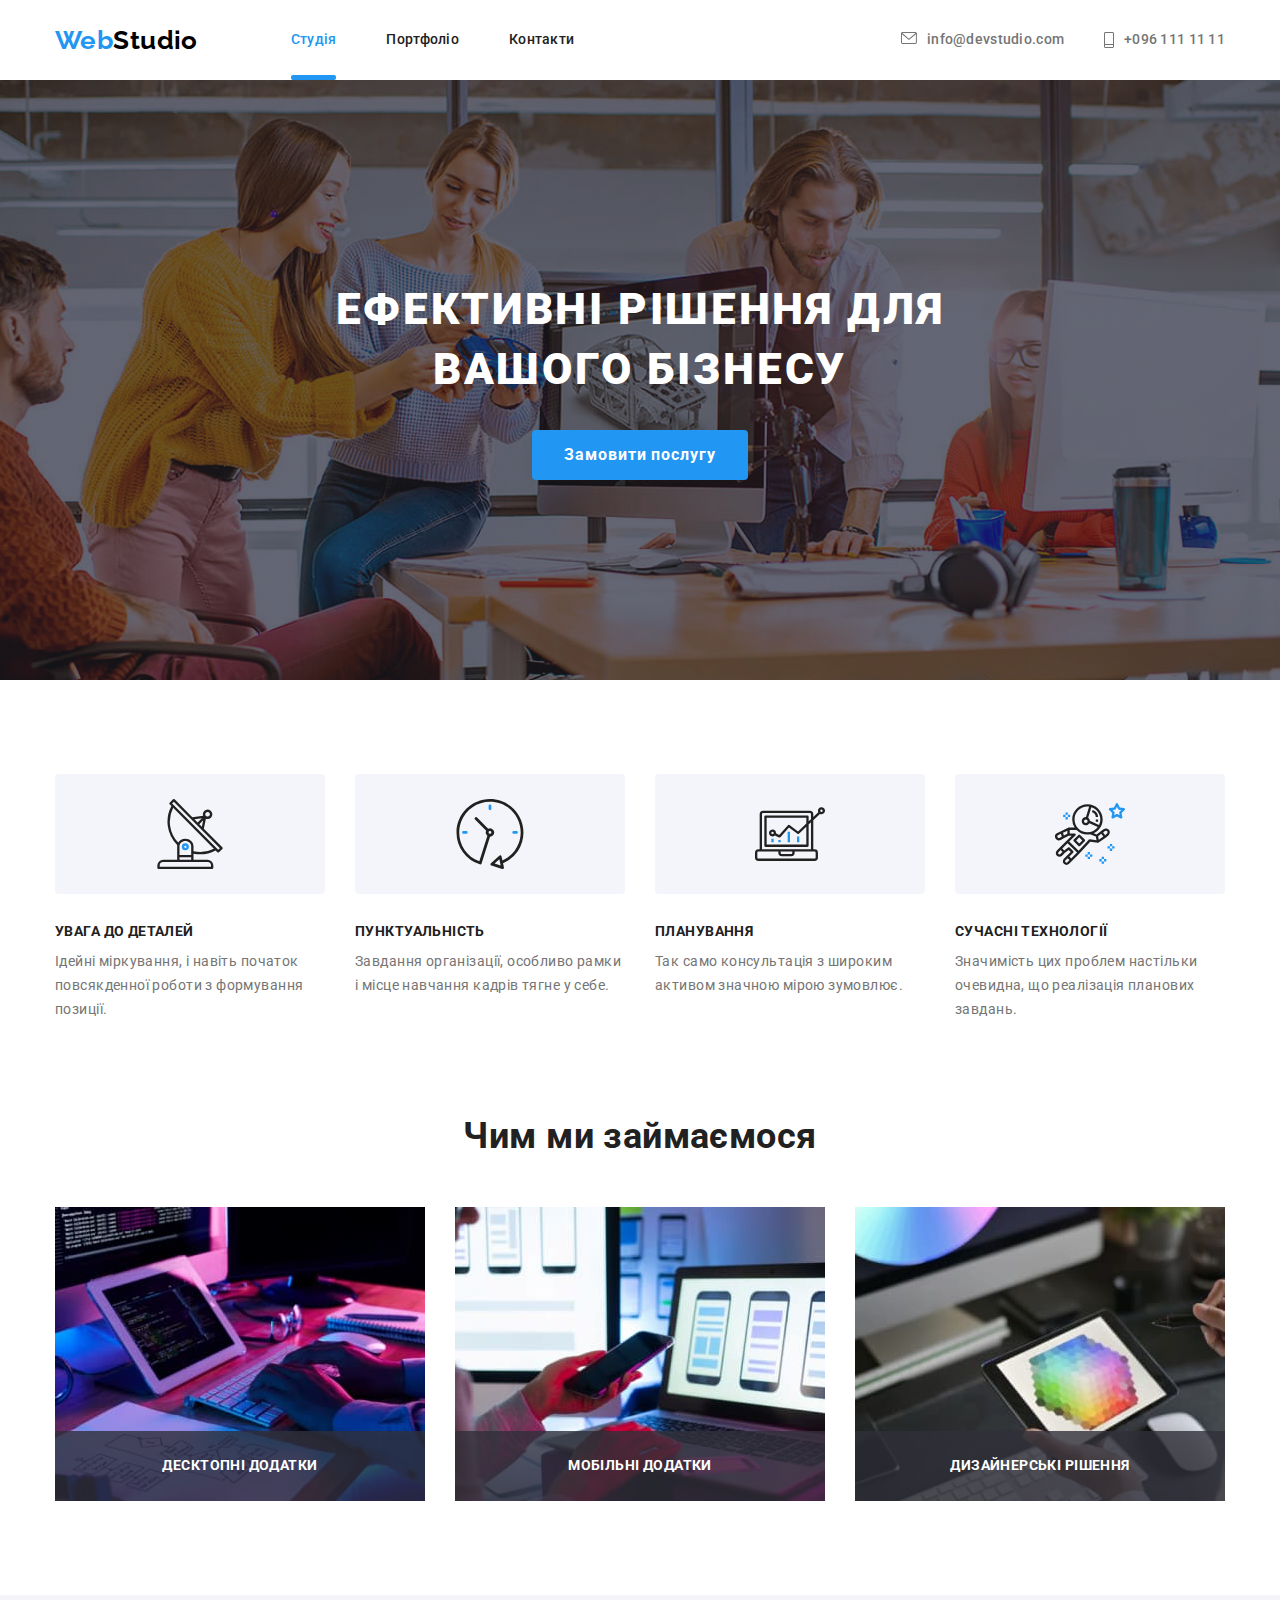
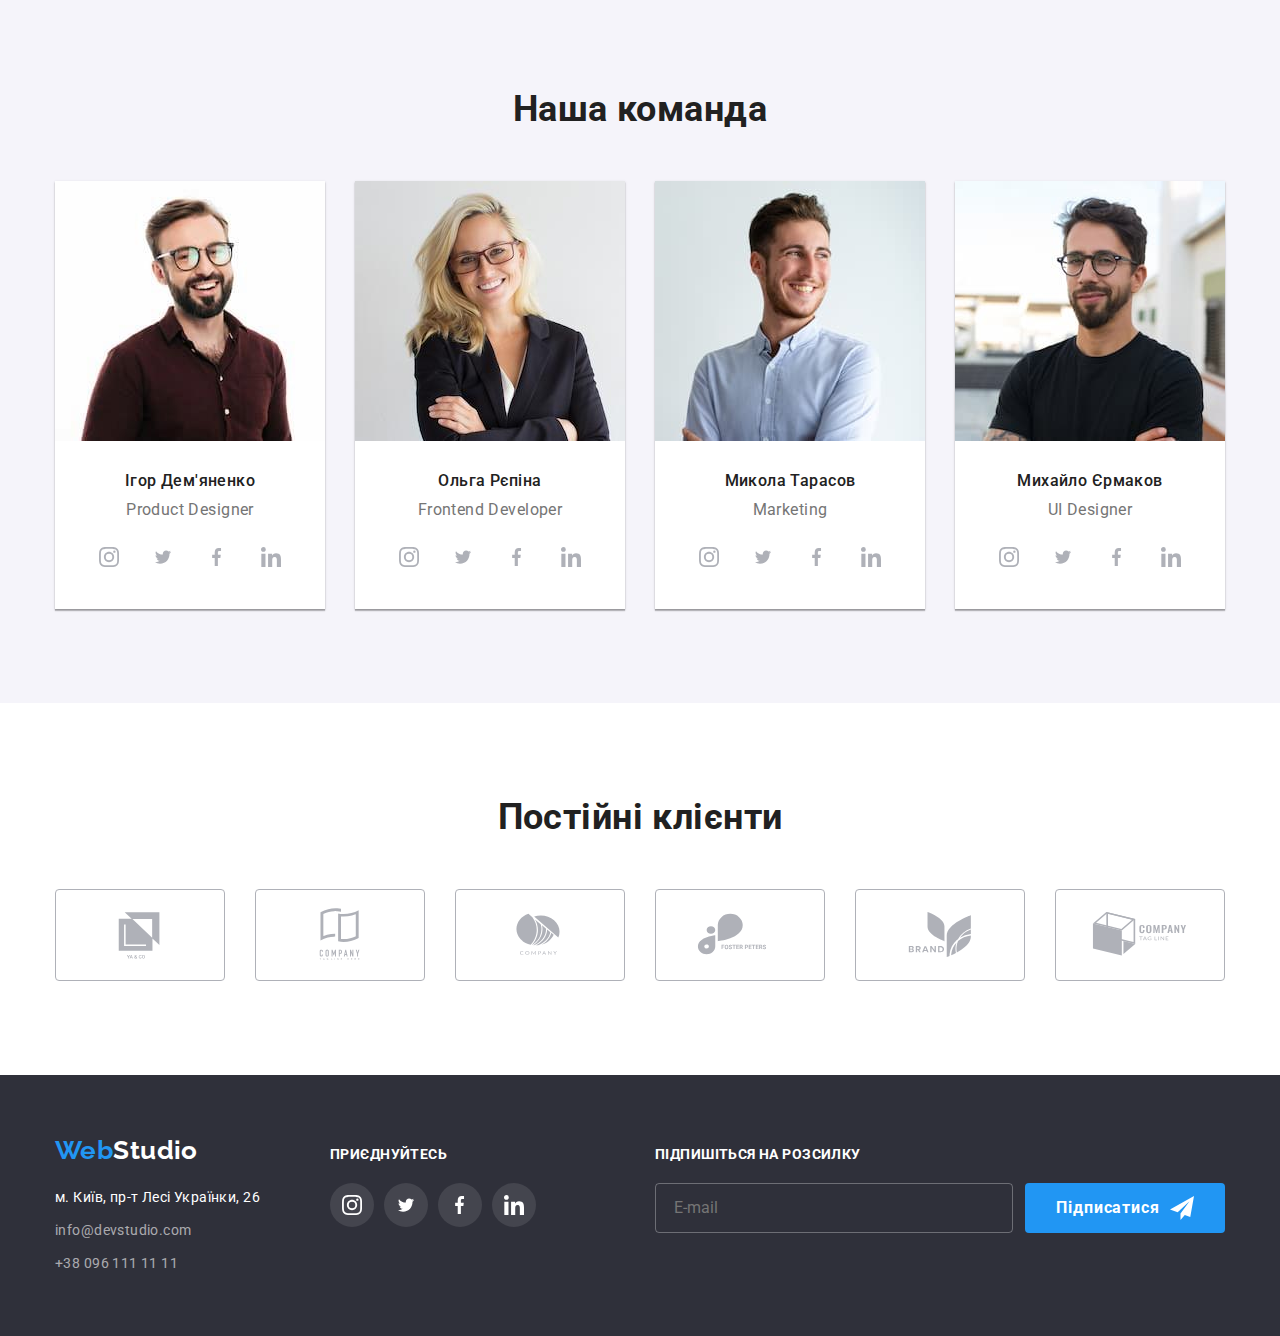
<file: index.html>
<!DOCTYPE html>
<html lang="en">
  <head>
    <meta charset="UTF-8">
    <meta http-equiv="X-UA-Compatible" content="IE=edge">
    <meta name="viewport" content="width=device-width, initial-scale=1.0">
    <title>Document</title>
    <link href="https://fonts.googleapis.com/css2?family=Raleway:wght@700&family=Roboto:wght@400;500;700;900&display=swap" rel="stylesheet">
    <link rel="stylesheet" href="https://cdnjs.cloudflare.com/ajax/libs/modern-normalize/1.1.0/modern-normalize.min.css">
    <link rel="stylesheet" href="./css/styles.css">
  </head>
    <body>
      <header >
        <div class="container nav">
           <a  href="./index.html" class="logo"> <span class="logo-web">Web</span><span class="logo-studio">Studio</span></a>
          <nav>
            <ul class="site-nav list">
              <li class="item"><a href="./index.html" class="link current">Студія</a></li>
              <li class="item"><a href="./portfolio.html" class="link">Портфоліо</a></li>
              <li class="item"><a href="" class="link">Контакти</a></li>
            </ul>
          </nav>
          <ul class="auth nav list">
              <li class="item">
                 <a href="mailto:info@devstudio.com" class="mailto-link"><svg class="button-icon-nav" width="16" height="12">
                    <use href="./images/symbol-defs.svg#envelope"></use>
                  </svg>
                  info@devstudio.com</a>
              </li>
             <li class="item">
              <a href="tel:+380961111111" class="tel-link">
                <svg class="button-icon-nav" width="10" height="16">
                     <use href="./images/symbol-defs.svg#telephone"></use>
                </svg>
              +096 111 11 11</a>
            </li>
            </ul>
       </div>
      </header>
      <main>
        <section class="hero overlay">
           <div class="container">
            <h1 class="hero-title">Ефективні рішення для вашого бізнесу</h1>
             <button type="button" class="button" data-modal-open>Замовити послугу</button>
           </div>
        </section>
    <section class="section">
      <!--Переваги-->
      <div class="container">
      <h2 class="visually-hidden">Переваги</h2>
      <ul class="feature-list list">
        <li>
          <div class="icon-feature">
          <svg class="button-icon"  width="70" height="70">
            <use href="./images/symbol-defs.svg#antenna">
            </use>
          </svg>
          </div>
          <h3 class="title">УВАГА ДО ДЕТАЛЕЙ</h3>
          <p class="feature-text">
            Ідейні міркування, і навіть початок повсякденної роботи з формування
            позиції.
          </p>
        </li>
        <li class="feature-item">
          <div class="icon-feature">
            <svg class="button-icon" width="70" height="70">
              <use href="./images/symbol-defs.svg#clock">
              </use>
            </svg>
          </div>
          <h3 class="title">ПУНКТУАЛЬНІСТЬ</h3>
          <p class="feature-text">
            Завдання організації, особливо рамки і місце навчання кадрів тягне у
            себе.
          </p>
        </li>
        <li class="feature-item">
        <div class="icon-feature">
          <svg class="button-icon" width="70" height="70">
            <use href="./images/symbol-defs.svg#diagram">
            </use>
          </svg>
        </div>
        <h3 class="title">ПЛАНУВАННЯ</h3>
        <p class="feature-text">
          Так само консультація з широким активом значною мірою зумовлює.
        </p>
        </li>
        <li class="feature-item">
          <div class="icon-feature">
            <svg class="button-icon" width="70" height="70">
              <use href="./images/symbol-defs.svg#astronaut">
              </use>
            </svg>
          </div>
          <h3 class="title">СУЧАСНІ ТЕХНОЛОГІЇ</h3>
          <p class="feature-text">
            Значимість цих проблем настільки очевидна, що реалізація планових
            завдань.
          </p>
        </li>
      </ul>
      </div>
    </section>
    <section class="section product">
      <div class="container product">
        <h2 class="section-title">Чим ми займаємося</h2>
      <ul class="list">
        <li>
          <div class="overlay-box">
          <img src="images/img1.jpg" alt="Дисконтні додатки" width="370">
          <p class="overlay-text">ДЕСКТОПНІ ДОДАТКИ</p>
        </div>
        </li>
        <li>
          <div class="overlay-box">
          <img src="images/img2.jpg" alt="Мобільні додатки" width="370">
          <p class="overlay-text">МОБІЛЬНІ ДОДАТКИ</p>
        </div>
        </li>
        <li>
          <div class="overlay-box">
          <img src="images/img3.jpg" alt="Дизайнерські рішення" width="370" >
          <p class="overlay-text">ДИЗАЙНЕРСЬКІ РІШЕННЯ</p>
        </div>
        </li>
      </ul>
      </div>
    </section>
    <section class="section team">
      <div class="container">
        <h2 class="section-title">Наша команда</h2>
       <ul class="team-list list">
          <li class="team-card">
          <img src="./images/photo1.jpg" alt="фото І.Дем'яненеко" width="270">
          <div class="card">
          <h3 class="title">Ігор Дем'яненко</h3>
          <p class="team-text">Product Designer</p>
          <ul class="icon-team list">
          <li> 
            <a href="" class="social-team">
              <svg class="icon-social team" width="20" height="20">
                <use href="./images/symbol-defs.svg#instagram"></use>
              </svg></a>
            </li>
            <li>
              <a href="" class="social-team">
                 <svg class="icon-social team" width="20" height="16.25">
                <use href="./images/symbol-defs.svg#twitter"></use>
              </svg></a>
            </li>
            <li>
              <a href="" class="social-team"> 
                <svg class="icon-social team" width="10" height="20">
                <use href="./images/symbol-defs.svg#facebook"></use>
              </svg></a>
            </li>
           <li>
              <a href="" class="social-team">
              <svg class="icon-social team" width="20" height="20">
                <use href="./images/symbol-defs.svg#linkedin"></use>
              </svg></a>
            </li>
          </ul>
          </div>
        </li>
          <li class="team-card">
          <img src="./images/photo2.jpg" alt="фото О.Репіна" width="270">
          <div class="card">
          <h3 class="title">Ольга Рєпіна</h3>
          <p class="team-text">Frontend Developer</p>
          <ul class="icon-team list">
            <li>
              <a href="" class="social-team">
                <svg class="icon-social team" width="20" height="20">
                  <use href="./images/symbol-defs.svg#instagram"></use>
                </svg></a>
            </li>
            <li>
              <a href="" class="social-team">
                <svg class="icon-social team" width="20" height="16.25">
                  <use href="./images/symbol-defs.svg#twitter"></use>
                </svg></a>
            </li>
            <li>
              <a href="" class="social-team">
                <svg class="icon-social team" width="10" height="20">
                  <use href="./images/symbol-defs.svg#facebook"></use>
                </svg></a>
            </li>
            <li>
              <a href="" class="social-team">
                <svg class="icon-social team" width="20" height="20">
                  <use href="./images/symbol-defs.svg#linkedin"></use>
                </svg></a>
            </li>
          </ul>
          </div>
          </li>
        <li class="team-card">
          <img src="./images/photo3.jpg" alt="фото М.Тарасов" width="270">
          <div class="card">
          <h3 class="title">Микола Тарасов</h3>
          <p class="team-text">Marketing</p>
          <ul class="icon-team list">
            <li>
              <a href="" class="social-team">
                <svg class="icon-social team" width="20" height="20">
                  <use href="./images/symbol-defs.svg#instagram"></use>
                </svg></a>
            </li>
            <li>
              <a href="" class="social-team">
                <svg class="icon-social team" width="20" height="16.25">
                  <use href="./images/symbol-defs.svg#twitter"></use>
                </svg></a>
            </li>
            <li>
              <a href="" class="social-team">
                <svg class="icon-social team" width="10" height="20">
                  <use href="./images/symbol-defs.svg#facebook"></use>
                </svg></a>
            </li>
            <li>
              <a href="" class="social-team">
                <svg class="icon-social team" width="20" height="20">
                  <use href="./images/symbol-defs.svg#linkedin"></use>
                </svg></a>
            </li>
          </ul>
          </div>
        </li>
        <li class="team-card">
          <img src="./images/photo4.jpg" alt="фото М.Єрмаков" width="270">
          <div class="card">
          <h3 class="title">Михайло Єрмаков</h3>
          <p class="team-text">UI Designer</p>
          <ul class="icon-team list">
            <li>
              <a href="" class="social-team">
                <svg class="icon-social team" width="20" height="20">
                  <use href="./images/symbol-defs.svg#instagram"></use>
                </svg></a>
            </li>
            <li>
              <a href="" class="social-team">
                <svg class="icon-social team" width="20" height="16.25">
                  <use href="./images/symbol-defs.svg#twitter"></use>
                </svg></a>
            </li>
            <li>
              <a href="" class="social-team">
                <svg class="icon-social team" width="10" height="20">
                  <use href="./images/symbol-defs.svg#facebook"></use>
                </svg></a>
            </li>
            <li>
              <a href="" class="social-team">
                <svg class="icon-social team" width="20" height="20">
                  <use href="./images/symbol-defs.svg#linkedin"></use>
                </svg></a>
            </li>
          </ul>
          </div>
        </li>        
      </ul>
      </div>
    </section>
    <section class="section">
      <div class="container">
      <h2 class="section-title">Постійні клієнти</h2>
      <ul  class="clients list">
        <li >
      <a href="" class="client">
        <svg class="button-icon" width="106" height="60">
          <use href="./images/symbol-defs.svg#client-one">
          </use>
        </svg>
      </a>
    </li>
    <li>
      <a href="" class="client">
        <svg class="button-icon" width="106" height="60">
          <use href="./images/symbol-defs.svg#client-two">
          </use>
        </svg>
      </a>
    </li>
    <li >
      <a href="" class="client">
        <svg class="button-icon" width="106" height="60">
          <use href="./images/symbol-defs.svg#client-three">
          </use>
        </svg>
      </a>
    </li>
    <li>
      <a href="" class="client">
        <svg class="button-icon" width="106" height="60">
          <use href="./images/symbol-defs.svg#client-four">
          </use>
        </svg>
      </a>
    </li>
    <li>
      <a href="" class="client">
        <svg class="button-icon" width="106" height="60">
          <use href="./images/symbol-defs.svg#client-five">
          </use>
        </svg>
      </a>
    </li>
    <li>
      <a href="" class="client">
        <svg class="button-icon" width="106" height="60">
          <use href="./images/symbol-defs.svg#client-six">
          </use>
        </svg>
      </a>
    </li>
  </ul>
      </div>
    </section>
    </main>
    <footer class="footer">
      <div class="container">
     <div class="contacts">
          <a  href="./index.html" class="logo"> <span class="logo-web">Web</span><span class="footer-logo-studio">Studio</span></a>
      <address class="address">
        <ul class="link list">
          <li class="footer item"><a href="https://goo.gl/maps/DT5oAmegwwbtEfnw5" target="_blank" rel="noreferrer noopener" class="footer-address-link">м. Київ, пр-т Лесі Українки, 26</a></li>
          <li class="footer item"><a href="mailto:info@devstudio.com" class="footer-link">info@devstudio.com</a></li>
          <li class="footer item"><a href="tel:+380961111111" class="footer-link">+38 096 111 11 11 </a></li>
        </ul>
      </address>
        </div>
        <div class="social">
        <p class="title-footer">ПРИЄДНУЙТЕСЬ</p>
        <ul class="icon-team list">
          <li>
            <a href="" class="button-footer">
              <svg class="icon-social-footer" width="20" height="20">
                <use href="./images/symbol-defs.svg#instagram">
                </use>
              </svg>
            </a>
          </li>
          <li>
            <a href="" class="button-footer">
              <svg class="icon-social-footer" width="20" height="16.25">
                <use href="./images/symbol-defs.svg#twitter">
                </use>
              </svg>
            </a>
          </li>
          <li>
            <a href="" class="button-footer">
              <svg class="icon-social-footer" width="10" height="20">
                <use href="./images/symbol-defs.svg#facebook">
                </use>
              </svg>
            </a>
          </li>
          <li>
            <a href="" class="button-footer">
              <svg class="icon-social-footer" width="20" height="20">
                <use href="./images/symbol-defs.svg#linkedin">
                </use>
              </svg>
            </a>
          </li>
        </ul>
        </div>
        <div >
          <p class="title-footer">ПІДПИШІТЬСЯ НА РОЗСИЛКУ</p>
          <form class="input-email">
          <label for="email">
            <input type="email" class="email-footer" name="email" id="email" placeholder="E-mail">
          </label>
          <button type="submit" class="button email">Підписатися
          <svg class="icon-send" width="24" height="24">
            <use href="./images/symbol-defs.svg#icon-send"></use>
          </svg>
          </button>
        </form>
        </div>
      </div>
      </footer>
      <div class="backdrop is-hidden" data-modal>
        <div class="modal">
          <button  class="close-button" type="button"  data-modal-close>
            <svg class="close-icon" width="18" height="18">
              <use href="./images/symbol-defs.svg#close"></use>
            </svg>
          </button>
                <p class="modal-title">Залиште свої дані, ми вам передзвонимо</p>
       <form class="form">
         <div class="form-field">
                               
                <input class="form-input" type="text" name="name" id="name">
                <label class="form-label" for="name">Ім`я</label>
              <svg class="icon-modal" width="18" height="18">
                <use href="./images/symbol-defs.svg#icon-name"></use>
              </svg>
            </div>
            <div class="form-field">
                <input class="form-input" type="tel" name="phone" id="phone">
                     <label class="form-label" for="phone">Телефон</label>
                   <svg class="icon-modal" width="18" height="18">
                <use href="./images/symbol-defs.svg#icon-tel"></use>
              </svg>
            </div>
            <div class="form-field">
              <input class="form-input" type="email" name="mail" id="mail">
              <label class="form-label" for="mail">Пошта</label>
              <svg class="icon-modal" width="18" height="18">
                <use href="./images/symbol-defs.svg#icon-mail"></use>
              </svg>
              </div>
            <div class="form-field comment">
            <textarea class="form-input comment" name="comment" id="comment" placeholder="Введіть текст" ></textarea>
            <label class="form-label" for="comment">Коментар</label>
            </div>
            <div class="form-field polisy">
                       <label class="label polisy">
              <input class="checkbox" type="checkbox" name="checkbox" >
             <span class="check-icon"></span>
              <span>Погоджуюся з розсилкою та приймаю</span><a href="" class="form-link">Умови договору</a>
            </label>
            </div>
           <button type="submit" class="button check">Відправити</button>
       </form>
           </div>
      </div>
      <script src="./js/modal.js"></script>
    </body>
</html>
</file>
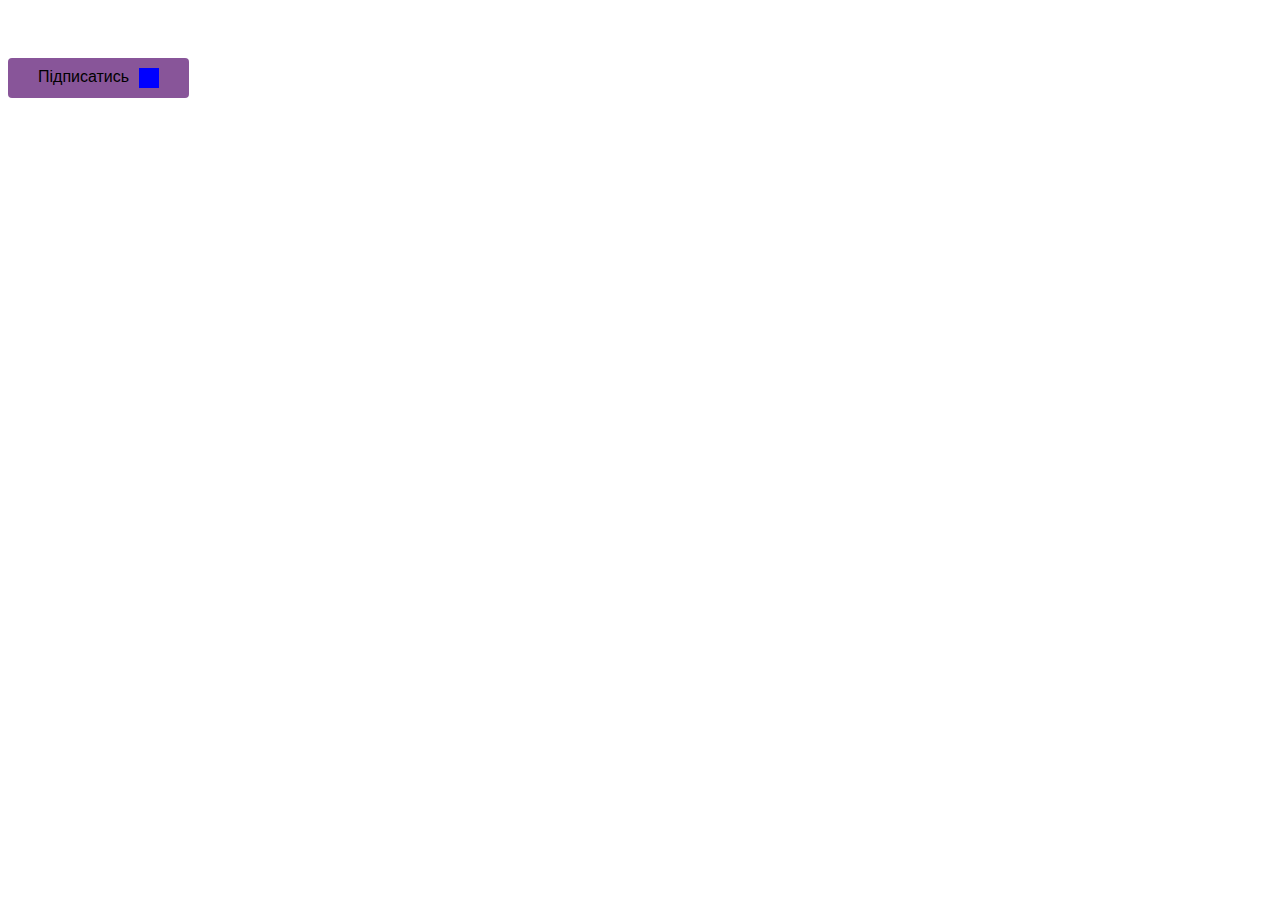
<file: btnicon.html>
<!DOCTYPE html>
<html lang="en">
<head>
    <meta charset="UTF-8">
    <meta http-equiv="X-UA-Compatible" content="IE=edge">
    <meta name="viewport" content="width=device-width, initial-scale=1.0">
    <title>Document</title>
    <link rel="stylesheet" href="./css/stylesicon.css">
</head>
<body>
    <button class="buttoicon"> Підписатись</button>
    
</body>
</html>
</file>
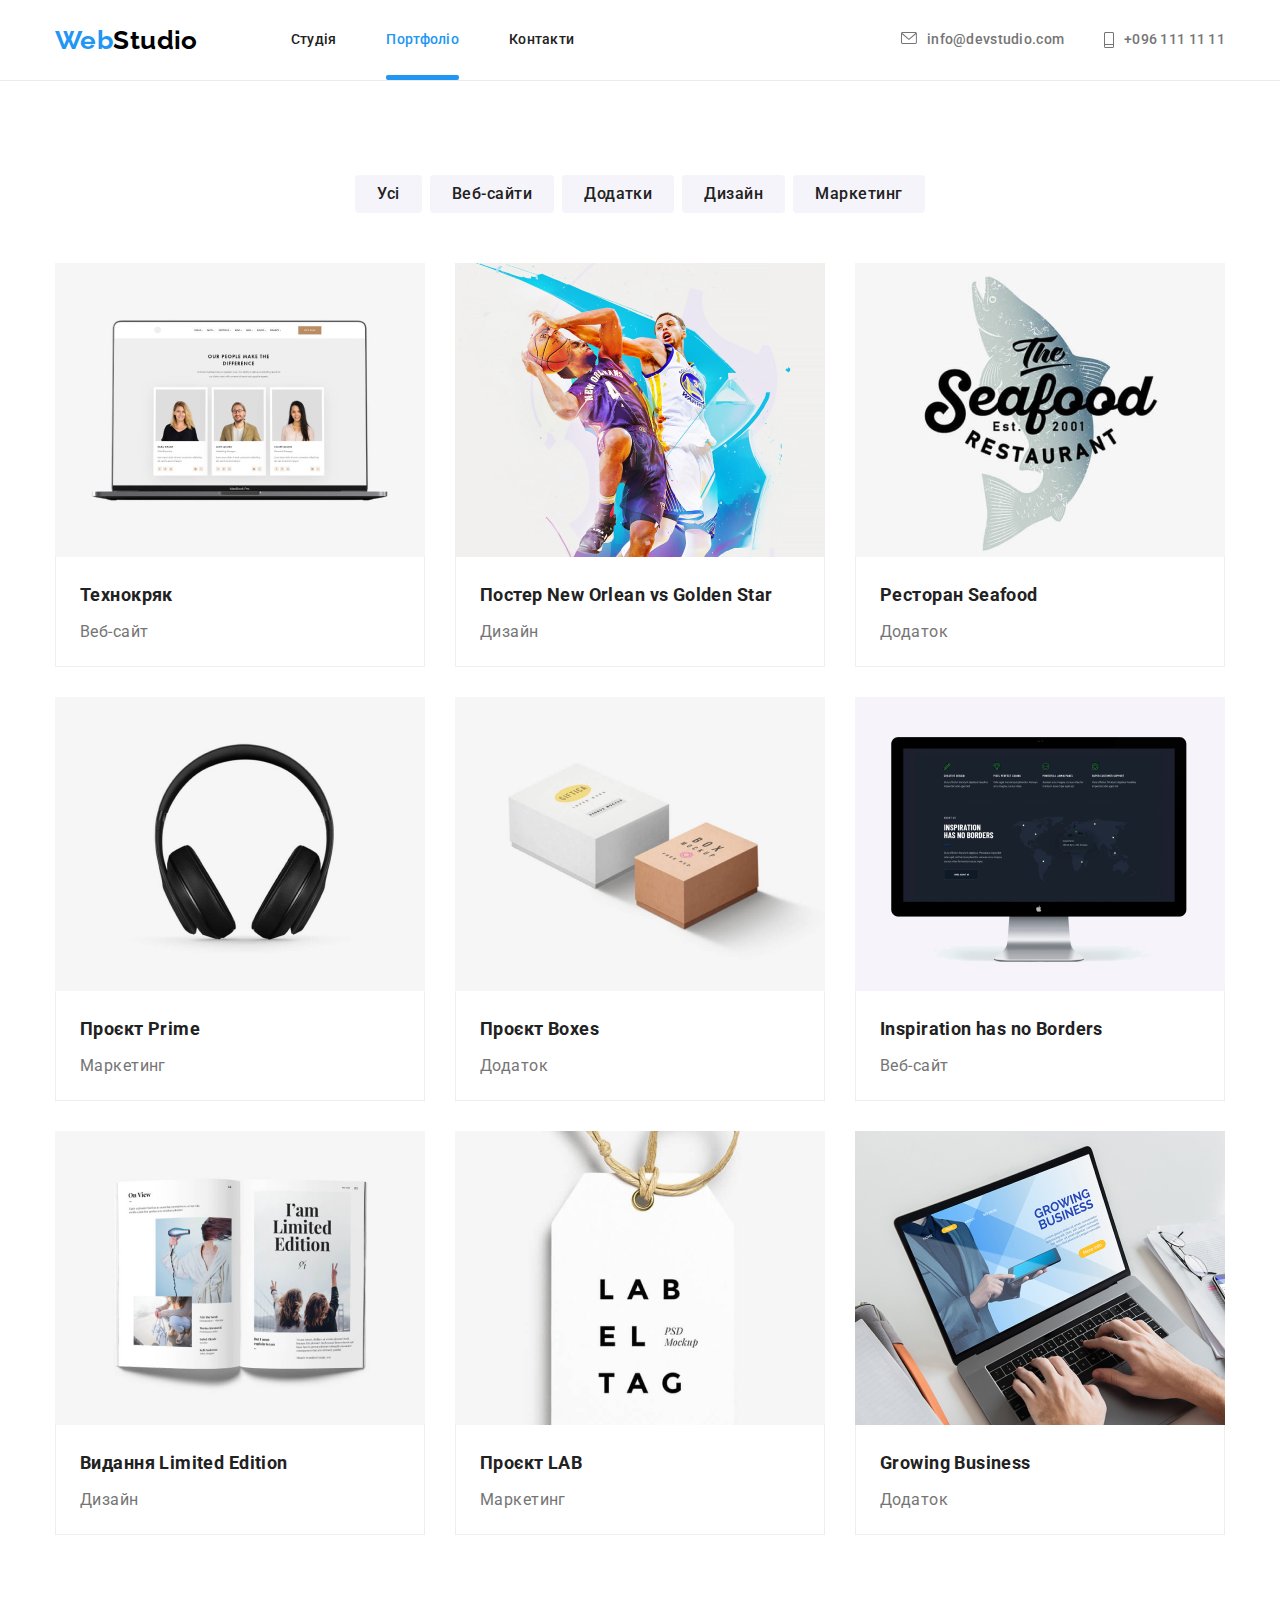
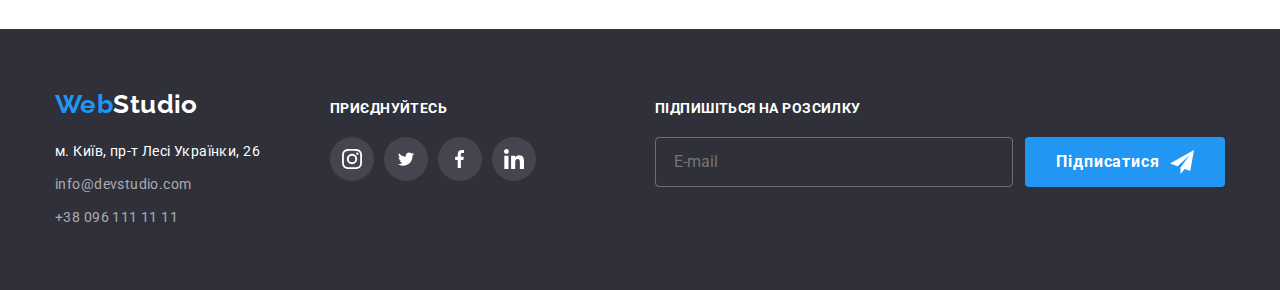
<file: portfolio.html>
<!DOCTYPE html>
<html lang="en">
<head>
  <meta charset="UTF-8">
  <meta http-equiv="X-UA-Compatible" content="IE=edge">
  <meta name="viewport" content="width=device-width, initial-scale=1.0">
  <title>Document</title>
  <link href="https://fonts.googleapis.com/css2?family=Raleway:wght@700&family=Roboto:wght@400;500;700;900&display=swap"
    rel="stylesheet">
  <link rel="stylesheet" href="https://cdnjs.cloudflare.com/ajax/libs/modern-normalize/1.1.0/modern-normalize.min.css">
  <link rel="stylesheet" href="./css/styles.css">
</head>

<body>
  <header class="header-portfolio">
    <div class="container nav">
      <a href="./index.html" class="logo"> <span class="logo-web">Web</span><span class="logo-studio">Studio</span></a>
      <nav>
        <ul class="site-nav list">
          <li class="item"><a href="./index.html" class="link ">Студія</a></li>
          <li class="item"><a href="./portfolio.html" class="link current">Портфоліо</a></li>
          <li class="item"><a href="" class="link">Контакти</a></li>
        </ul>
      </nav>
      <ul class="auth nav list">
        <li class="item">
          <a href="mailto:info@devstudio.com" class="mailto-link"><svg class="button-icon-nav" width="16" height="12">
              <use href="./images/symbol-defs.svg#envelope"></use>
            </svg>
            info@devstudio.com</a>
        </li>
        <li class="item">
          <a href="tel:+380961111111" class="tel-link">
            <svg class="button-icon-nav" width="10" height="16">
              <use href="./images/symbol-defs.svg#telephone"></use>
            </svg>
            +096 111 11 11</a>
        </li>
      </ul>
    </div>
  </header>
    <main>
    <section class="section ">
      <div class="container">
      <h1 class="visually-hidden">Портфоліо</h1>
      <ul class="buttons list">
      <li ><button type="button" class="button-filtre">Усі</button></li>
      <li ><button type="button" class="button-filtre">Веб-сайти</button></li>
      <li ><button type="button" class="button-filtre">Додатки</button></li>
      <li ><button type="button" class="button-filtre">Дизайн</button></li>
      <li ><button type="button" class="button-filtre">Маркетинг</button></li>
      </ul>  
      <ul class="project-list list">
        <li>          
          <a href="" class="thumb link">
            <div class="thumb-overlay">
          <img  src="./images/img4.jpg" alt="Фото трьох людей" width="370">
          <div class="overlay-card">
            <p class="text-card">Ресурс пропонує комплексні пропозиції з різним рівнем функціоналу та сервісів. Все це 
              дозволить відвідувачу отримати вичерпні відомості про компанію чи приватну особу</p>
          </div>
         </div>
          <div class="card-portfolio">
          <h2 class="title">Технокряк</h2>
          <p class="project-text">Веб-сайт</p>
          </div>
        </a>
      
        </li>
        <li>
          <a href="" class="thumb link">
            <div class="thumb-overlay">
          <img  src="./images/img5.jpg" alt="Два баскетболіста" width="370">
          <div class="overlay-card">
            <p class="text-card">Ресурс пропонує комплексні пропозиції з різним рівнем функціоналу та сервісів. Все це 
              дозволить відвідувачу отримати вичерпні відомості про компанію чи приватну особу</p>
          </div>
         </div>
         <div class="card-portfolio">
          <h2 class="title">Постер New Orlean vs Golden Star</h2>
          <p class="project-text">Дизайн</p>
          </div>
        </a>
        </li>
        <li>
          <a href="" class="thumb link">
            <div class="thumb-overlay">
          <img src="./images/img6.jpg" alt="Емблема ресторану Seafood" width="370">
          <div class="overlay-card">
            <p class="text-card">Ресурс пропонує комплексні пропозиції з різним рівнем функціоналу та сервісів. Все це 
              дозволить відвідувачу отримати вичерпні відомості про компанію чи приватну особу</p>
          </div>
         </div><div class="card-portfolio">
          <h2 class="title">Ресторан Seafood</h2>
          <p class="project-text">Додаток</p>
          </div>
      </a>
      </li>
      <li>
        <a href="" class="thumb link">
          <div class="thumb-overlay">
          <img class="img" src="./images/img7.jpg" alt="Навушники" width="370">
          <div class="overlay-card">
            <p class="text-card">Ресурс пропонує комплексні пропозиції з різним рівнем функціоналу та сервісів. Все це 
              дозволить відвідувачу отримати вичерпні відомості про компанію чи приватну особу</p>
          </div>
         </div><div class="card-portfolio">
          <h2 class="title">Проєкт Prime</h2>
          <p class="project-text">Маркетинг</p>
          </div>
        </a>
        </li>
        <li>
          <a href="" class="thumb link">
            <div class="thumb-overlay">
          <img class="img" src="./images/img8.jpg" alt="Дві коробки" width="370">
          <div class="overlay-card">
            <p class="text-card">Ресурс пропонує комплексні пропозиції з різним рівнем функціоналу та сервісів. Все це 
              дозволить відвідувачу отримати вичерпні відомості про компанію чи приватну особу</p>
          </div>
         </div>
         <div class="card-portfolio">
          <h2 class="title">Проєкт Boxes</h2>
          <p class="project-text">Додаток</p>
          </div>
        </a>
        </li>
        <li>
          <a href="" class="thumb link">
            <div class="thumb-overlay">
          <img class="img" src="./images/img9.jpg" alt="Сторінка сайту Inspiration has no Borders" width="370">
          <div class="overlay-card">
            <p class="text-card">Ресурс пропонує комплексні пропозиції з різним рівнем функціоналу та сервісів. Все це 
              дозволить відвідувачу отримати вичерпні відомості про компанію чи приватну особу</p>
          </div>
         </div>
         <div class="card-portfolio">
          <h2 class="title">Inspiration has no Borders</h2>
          <p class="project-text">Веб-сайт</p>
          </div>
        </a>
        </li>
        <li>
          <a href="" class="thumb link">
            <div class="thumb-overlay">
          <img class="img" src="./images/img10.jpg" alt="Сторінка буклету Limited Edition" width="370">
          <div class="overlay-card">
            <p class="text-card">Ресурс пропонує комплексні пропозиції з різним рівнем функціоналу та сервісів. Все це 
              дозволить відвідувачу отримати вичерпні відомості про компанію чи приватну особу</p>
          </div>
         </div>
         <div class="card-portfolio">
          <h2 class="title">Видання Limited Edition</h2>
          <p class="project-text">Дизайн</p>
          </div>
        </a>
        </li>
        <li>
          <a href="" class="thumb link">
            <div class="thumb-overlay">
           <img class="img" src="./images/img11.jpg" alt="Ярлик LAB EL TAG" width="370">
           <div class="overlay-card">
            <p class="text-card">Ресурс пропонує комплексні пропозиції з різним рівнем функціоналу та сервісів. Все це 
              дозволить відвідувачу отримати вичерпні відомості про компанію чи приватну особу</p>
          </div>
         </div>
         <div class="card-portfolio">
          <h2 class="title">Проєкт LAB</h2>
          <p class="project-text">Маркетинг</p>
          </div>
        </a>
        </li>
        <li>
          <a href="" class="thumb link">
            <div class="thumb-overlay">
          <img class="img" src="./images/img12.jpg" alt="Сторінка додатку Growing Business" width="370">
          <div class="overlay-card">
            <p class="text-card">Ресурс пропонує комплексні пропозиції з різним рівнем функціоналу та сервісів. Все це 
              дозволить відвідувачу отримати вичерпні відомості про компанію чи приватну особу</p>
          </div>
         </div>
         <div class="card-portfolio">
          <h2 class="title">Growing Business</h2>
          <p class="project-text">Додаток</p>
          </div>
          </a>
        </li>
      </ul>
      </div>
    </section>
    </main>
  <footer class="footer">
    <div class="container">
      <div class="contacts">
        <a href="./index.html" class="logo"> <span class="logo-web">Web</span><span
            class="footer-logo-studio">Studio</span></a>
        <address class="address">
          <ul class="link list">
            <li class="footer item"><a href="https://goo.gl/maps/DT5oAmegwwbtEfnw5" target="_blank"
                rel="noreferrer noopener" class="footer-address-link">м. Київ, пр-т Лесі Українки, 26</a></li>
            <li class="footer item"><a href="mailto:info@devstudio.com" class="footer-link">info@devstudio.com</a></li>
            <li class="footer item"><a href="tel:+380961111111" class="footer-link">+38 096 111 11 11 </a></li>
          </ul>
        </address>
      </div>
      <div class="social">
        <p class="title-footer">ПРИЄДНУЙТЕСЬ</p>
        <ul class="icon-team list">
          <li>
            <a href="" class="button-footer">
              <svg class="icon-social-footer" width="20" height="20">
                <use href="./images/symbol-defs.svg#instagram">
                </use>
              </svg>
            </a>
          </li>
          <li>
            <a href="" class="button-footer">
              <svg class="icon-social-footer" width="20" height="16.25">
                <use href="./images/symbol-defs.svg#twitter">
                </use>
              </svg>
            </a>
          </li>
          <li>
            <a href="" class="button-footer">
              <svg class="icon-social-footer" width="10" height="20">
                <use href="./images/symbol-defs.svg#facebook">
                </use>
              </svg>
            </a>
          </li>
          <li>
            <a href="" class="button-footer">
              <svg class="icon-social-footer" width="20" height="20">
                <use href="./images/symbol-defs.svg#linkedin">
                </use>
              </svg>
            </a>
          </li>
        </ul>
      </div>
  <div>
    <p class="title-footer">ПІДПИШІТЬСЯ НА РОЗСИЛКУ</p>
    <div class="input-email">
      <label for="email">
        <input type="email" class="email-footer" name="email" id="email" placeholder="E-mail">
      </label>
      <button type="submit" class="button email">Підписатися
        <svg class="icon-send" width="24" height="24">
          <use href="./images/symbol-defs.svg#icon-send"></use>
        </svg>
      </button>
    </div>
    </div>
    </div>
  </footer>
  </body>
    </html>
</file>
<file: css/styles.css>
html {
    box-sizing: border-box;
}

*,
*::before, *::after {
    box-sizing: inherit;
}

:root {
    --primare-text-color:  #757575; 
    --title-text-color: #212121;
    --accent-color: #2196F3;
    --icon-fill-color: #afb1b8;
    --second-font: Raleway, sans-serif;
    --primare-background-color: #ffffff;
    --ind-header: 10;
    --ind-backdrop: 100;
}


.list {
    padding-left: 0;
    margin: 0;
    list-style: none;
}

h1,
h2,
h3,
h4,
h5,
h6,
p {
    margin: 0;
}

img {
 display: block;
 min-width: 100%;
 height: auto;
}
.addres {
    font-style: normal;
}
.button {
    display: block;
    cursor: pointer;
    border: none;
    border-radius: 4px;
}
.section {
    padding-top: 94px;
    padding-bottom: 94px;

}
.container {
    width: 1200px;
    padding: 0 15px;
    margin: 0 auto;
}
.link {
    text-decoration: none;
}



body {
    color: var(--primare-text-color);
    background-color: var(--primare-background-color);
    font-family: Roboto, sans-serif;
    font-size: 14px;
    letter-spacing: .03em;

}
/* основний колір тексту*/
/* додатковий колір, заголовки  #212121*/
/* білий #FFFFFF */
/* акцент, фокус #2196F3 */
/* Studio #000000 */
/* ховер #F5F4FA */
/* додатковий фон#F5F4FA */
/* підсвічення кнопки hero #188ce8 */
/* фон footer #2f303a */




.container.nav {
    display: flex;
    align-items: center;
    

}

/* Logo */
.logo {
    display: block;
    text-decoration: none; 
    font-weight: 700;
    font-size: 26px;
    line-height: 1.19;
    font-family:  var(--second-font);
}
.logo-studio {
    color: #000000;
 }
.logo-web {
    color: var(--accent-color);
}
/* site nav */
nav {
    margin-left: 93px;
}
.site-nav.list{
    display: flex;
    
}

.site-nav .item {
 margin-right: 50px;
 padding-top: 32px;
 padding-bottom: 32px;
}
.site-nav .item:last-child {
    margin-right: 0;
}

.site-nav .link {
    color: var(--title-text-color);

    font-weight: 500;
    line-height: 1.14;
    letter-spacing: .02em;
    text-decoration: none;
    transition-property: color;
   transition-duration: 250ms;
   transition-timing-function: cubic-bezier(0.4, 0, 0.2, 1);
}
.site-nav .link:hover,
.site-nav .link:focus {
        color: var(--accent-color);

    }
.site-nav .link {
    position: relative;
}
.site-nav .link.current::after{
    content: "";
    display: block;
    position: absolute;
    bottom: -32px;
    left: 0;
    width: 100%;
    height: 5px;
    border-radius: 2px;
    background-color: var(--accent-color);
}

.site-nav .current {
   color: var(--accent-color);
}
.auth.nav {
display: flex;
justify-content: flex-end;
margin-left: auto;
}


.item {
    display: flex;
    justify-content: flex-start;
    align-items: center;
   
}


.item:hover,
.item:focus {
    color: var(--accent-color);
}


.auth.nav .item +.item {
    margin-left: 40px;
}

.tel-link,
.mailto-link {
     display: flex;
      color: var(--primare-text-color);
      font-weight: 500;
      line-height: 1.14;
      letter-spacing: .02em;
      text-decoration: none;
      transition-property: color;
   transition-duration: 250ms;
   transition-timing-function: cubic-bezier(0.4, 0, 0.2, 1);
  }

.mailto-link:hover,
.mailto-link:focus,
.tel-link:hover,
.tel-link:focus {
    color: var(--accent-color);
}

.button-icon-nav {
    fill: currentColor;
    margin-right: 10px;
}

 .header-portfolio { 
border-bottom: 1px solid #ececec;
 }
    
.hero {
    text-align: center;
    padding: 200px 0;
}

.overlay {
    max-width: 1600px;
        height: 600px;
        margin-left: auto;
        margin-right: auto;
    
     background-image:  linear-gradient(to right, rgba(47, 48, 58, 0.4), rgba(47, 48, 58, 0.4)), url("../images/hero-fond.jpg"); 
        background-size: cover;
        background-repeat: no-repeat;
        background-position: center;
}
        

.hero-title {
    display: block;
    width: 696px;
    margin: 0 auto 30px;
    
    text-align: center;
    align-items: center;
    
    color: #FFFFFF;

    font-weight: 900;
    font-size: 44px;
    line-height: 1.36;
    letter-spacing: .06em;
    text-transform: uppercase;
  }
/* Button */
.button {
    display: inline-block;
    min-width: 216px;
    padding: 10px 32px;
    text-align: center;
    
    color: #FFFFFF;
    background-color: var(--accent-color);

    font-family: Roboto, sans-serif;
    font-weight: 700;
    font-size: 16px;
    line-height: 1.875;
    letter-spacing: .06em;
   transition-property: background-color, box-shadow;
   transition-duration: 250ms;
   transition-timing-function: cubic-bezier(0.4, 0, 0.2, 1);
}
.button:hover,
.button:focus {
    background-color: #188ce8;
    box-shadow: 0px 4px 4px rgba(0, 0, 0, .15);
}
 
/* Прихований заголовок Переваги */
.visually-hidden {
    position: absolute;
    width: 1px;
    height: 1px;
    margin: -1px;
    border: 0;
    padding: 0;
    white-space: nowrap;
    clip-path: inset(100%);
    clip: rect(0 0 0 0);
    overflow: hidden;
  }

/* Заголовки */

.section-title {
    margin-top: 0;
    margin-bottom: 50px;
    text-align: center;

    color: var(--title-text-color);

    font-weight: 700;
    font-size: 36px;
    line-height: 1.16;
}   
.team-list .title {
    margin-top: 0;
    margin-bottom: 10px;
    text-align: center;
   
    color: var(--title-text-color);

    font-weight: 500;
    font-size: 16px;
    line-height: 1.19;
    }

.feature-list .title{
    margin-top: 0;
    margin-bottom: 10px;
    text-align: start;

    color: var(--title-text-color);
    font-weight: 700;
    font-size: 14px;
    line-height: 1.14;
    text-transform: uppercase;
    }
 .feature-text {
     margin-top: 0;
     margin-bottom: 0;
     text-align: start;

    line-height: 1.71;
 }      

 .container .feature-list {
     display: flex;
     flex-basis: calc((100%-3*30px)/4);
     gap: 30px;
     
 }

 .icon-feature  {
    display: flex;
    justify-content: center;
    align-items: center;
    width: 270px;
    height: 120px;
    margin-bottom: 30px;
    background-color: #f4f5fa;
    border: none;
    border-radius: 4px;        
        
 } 

 .client {
    display: flex;
   justify-content: center;
   align-items: center;
    width: 170px;
    height: 92px;
    padding: 0;
    background-color: #ffffff;
    border: 1px solid currentColor;
    border-radius: 4px;
    color: var(--icon-fill-color);
    transition-property: color;
   transition-duration: 250ms;
   transition-timing-function: cubic-bezier(0.4, 0, 0.2, 1);
    
 }
 .client:hover,
 .client:focus {
    color: var(--accent-color);
   
 }

 .clients  {
    display: flex;
    flex-direction: calc((100%-5*30px)/6);
     gap: 30px;
    background-repeat: no-repeat;
    background-position: center;
    
 }
.button-icon {
    fill: currentColor;
    transition-property: fill;
   transition-duration: 250ms;
   transition-timing-function: cubic-bezier(0.4, 0, 0.2, 1);
} 
.button-icon:hover,
.button-icon:focus {
    fill: var(--accent-color);
} 
        
 
 
 /* .feature-item:nth-child(1):before {
     background-image: url("../images/icon-radar.svg");
 } 

 .feature-item:nth-child(2):before {
background-image: url("../images/icon-watch.svg");
 }

 .feature-item:nth-child(3):before {
     background-image: url("../images/icon-graph.svg");
 }
 .feature-item:nth-child(4):before {
     background-image: url("../images/icon-astronaut.svg");
 }*/

.section.product {
    padding-top: 0;
} 
 .container.product .list {
     display: flex;
     flex-basis: calc((100%-3*30px)/3);
     gap: 30px;
 }
.overlay-box {
    position: relative;

}
  
.overlay-text {
    color: #FFFFFF;
    font-weight: 700;
    line-height: 1.14;

    position: absolute;
        display: flex;
        justify-content: center;
        align-items: center;
        bottom: 0;
        width: 100%;
        height: 70px;
        background-color: rgba(47, 48, 58, 0.8);
}

 .team-text {
    margin: 0;
    text-align: center;
    margin-bottom: 16px;
    font-size: 16px;
    line-height: 1.19;
 }
 
.container .team-list {
    display: flex;
    flex-basis: calc((100%-3*30px)/4);
    gap: 30px;

}

.card {
    padding-top: 30px;
    padding-bottom: 30px;   
    }

.team-card {
    background-color: #ffffff;
    box-shadow: 0px 1px 3px rgba(0, 0, 0, 0.12), 0px 1px 1px
    rgba(0, 0, 0, 0.14), 0px 2px 1px rgba(0, 0, 0, 0.2);
    border-radius: 0px 0px px px;
}
 .section.team {
     background-color: #F5F4FA;
 }


.icon-team {
  display: flex;
  flex-basis: calc((100%-3*10px)/4);
    gap: 10px;
    justify-content: center;
    align-items: center;
}

.social-team {
    display: flex;
    justify-content: center;
    align-items: center;
   
    width: 44px;
    height: 44px;
    padding: 0;
    border-radius: 50%;
    border: none;
    color: var(--icon-fill-color);
    background-color: #ffffff;
    transition-property: background-color, color;
   transition-duration: 250ms;
   transition-timing-function: cubic-bezier(0.4, 0, 0.2, 1);

} 
.social-team:hover,
.social-team:focus {
    background-color: var(--accent-color);
    color: #ffffff;
}
.icon-social {
    fill: currentColor;
   
}

    

.footer {
    padding: 60px 0;
    background-color: #2f303a;
 }

/* footer*/
.footer-address-link {
    color: #FFFFFF;
    line-height: 1.71;
    text-decoration: none;
    font-style: normal;
    transition-property: color;
   transition-duration: 250ms;
   transition-timing-function: cubic-bezier(0.4, 0, 0.2, 1);
}
.footer-link {
    color: rgba(255, 255, 255, 0.6);
    line-height: 1.71;
    text-decoration: none;
    font-style: normal;
    transition-property: color;
   transition-duration: 250ms;
   transition-timing-function: cubic-bezier(0.4, 0, 0.2, 1);
}
.footer-address-link:hover,
.footer-address-link:focus,
.footer-link:hover,
.footer-link:focus {
    color: var(--accent-color);
}

.footer-logo-studio {
    color: #ffffff;
}
  

.footer.item:not(:last-child) {
    margin-bottom: 9px;
}
.footer.item {
    padding: 0;
}

.title-footer {
    font-weight: 700;
     font-size: 14px;
        line-height: 1.14;
        letter-spacing: .03em;
        text-transform: uppercase;
        color: #ffffff;
        font-style: normal;
        margin-bottom: 20px;
        
}


.icon-social-footer {
    fill: #ffffff; 
}
.button-footer {
    width: 44px;
    height: 44px;
    padding: 0;
    border-radius: 50%;
    border: none;
    
    display: flex;
    justify-content: center;
    align-items: center;
    background-color: rgba(255, 255, 255, 0.1);
    transition-property: background-color;
   transition-duration: 250ms;
   transition-timing-function: cubic-bezier(0.4, 0, 0.2, 1);
}
.button-footer:hover,
.button-footer:focus {
    background-color: var(--accent-color);
 }

.social {
    margin-right: auto;
}

.contacts {
    margin-right: 70px;
    /* width: auto;
    padding: 0;
    margin: 0;
    text-align: left;
   
   display: flex;
   flex-direction: column;
   justify-content: start;
   align-items: flex-start; */
   
}

.address {
    display: flex;
    width: auto;
    padding: 0;
    margin: 0;
    margin-top: 20px;
    text-align: left;
}
.footer .container {
    display: flex;
    align-items: baseline;
    
}

/* Фільтри Портфоліо*/
.buttons.list  {
     display: flex;
     justify-content:center ;
     margin-bottom: 50px;
     gap: 8px;
 }

 .button-filtre {
   padding: 6px 22px;
    border: none;
    border-radius: 4px;

    color: var(--title-text-color);
    background-color: #F5F4FA;

    font-family: Roboto, sans-serif;
    font-weight: 500;
    font-size: 16px;
    line-height: 1.63;
    letter-spacing: .03em;
    cursor: pointer;
    transition-property: color, background-color, box-shadow;
   transition-duration: 250ms;
   transition-timing-function: cubic-bezier(0.4, 0, 0.2, 1);
 }
 
.button-filtre:hover,
.button-filtre:focus {
    color: #FFFFFF;
    background-color: var(--accent-color);
    box-shadow: 0px 3px 1px rgba(0, 0, 0, 0.1), 0px 1px 2px 
    rgba(0, 0, 0, 0.08), 0px 2px 2px rgba(0, 0, 0, 0.12);
} 


/* Проекти Портфоліо*/


.container .project-list {
    display: flex;
    flex-wrap: wrap;
    gap: 30px;

}

.project-list .title {
    display: block;
    margin-top: 0;
    margin-bottom: 4px;

    color: var(--title-text-color);

    font-weight: 700;
    font-size: 18px;
    line-height: 2;
    text-decoration: none;
}

.project-text {
    display: block;
    margin-top: 0;
    margin-bottom: 0;
    
    font-size: 16px;
    line-height: 1.875;
   color: var(--primare-text-color);
}
.card-portfolio {

    text-align: left;
    height: 110px;
    padding: 20px 24px 20px 24px;
    border-bottom: 1px solid #EEEEEE;
    border-right: 1px solid #EEEEEE;
    border-left: 1px solid #EEEEEE;
    
}

.thumb-overlay {
position: relative;  
overflow: hidden; }

.thumb.link {
display: block;

transition-property: box-shadow;
   transition-duration: 250ms;
   transition-timing-function: cubic-bezier(0.4, 0, 0.2, 1);
}

.thumb.link:hover,
.thumb.link:focus {
box-shadow: 0px 1px 1px rgba(0, 0, 0, 0.12),
        0px 4px 4px rgba(0, 0, 0, 0.16),
        1px 4px 6px rgba(0, 0, 0, 0.16);
} 

.overlay-card {
    position: absolute;
    top: 0;
    left: 0;
    width: 100%;
    height: 100%;
    opacity: 0;
    transform: translateY(100%);
    transition-duration: 250ms;
   transition-timing-function: cubic-bezier(0.4, 0, 0.2, 1);
}

.thumb.link:hover .overlay-card,
.thumb.link:focus .overlay-card {
    opacity: 1;
    transform: translateY(0);
}
.text-card {
    font-size: 18px;
    line-height: 1.55;
    color: #ffffff;
    
    padding: 63px 24px;
     
    background-color: var(--accent-color);
    
}
.email-footer {
    display: block;
    font-size: 16px;
    line-height: 1.25;
    width: 358px;
    height: 50px;
    padding: 0;
    padding: 15px 0 15px 18px;
    color: rgba(255, 255, 255, .3);
    border: 1px solid rgba(255, 255, 255, .3);
    border-radius: 4px;
    background-color: transparent;
}

.email-footer:focus,
.email-footer:hover {
    border-color: var(--accent-color);
}

.input-email {
    display: flex;
    flex-direction: row;
    gap: 12px;
}

.button.email {
    display: flex;
    justify-content: center;
    align-items: center;
    gap: 10px;
    min-width: 200px;
    height: 50px;
    padding: 10px 28px;
    border: none;

}

.icon-send {
    fill: currentColor;
}


 .backdrop {
    position: fixed;
    top: 0;
    left: 0;
    z-index: var(--ind-backdrop);

    width: 100%;
    height: 100%;
        
    background-color: rgba(0, 0, 0, 0.2);
 transition : opacity 250ms linear,
  visibility 250ms linear;
}

.backdrop.is-hidden {
    opacity: 0;
    visibility: hidden;
    pointer-events: none;

}
.modal {
    position: absolute;
    top: 50%;
    left: 50%;
    width: 528px;
    min-height: 581px;
    padding: 40px;
    border-radius: 4px;
    background-color: var(--primare-background-color);

    transform: translate(-50%, -50%);
    
     transition: transform 300ms cubic-bezier(0.4, 0, 0.2, 1);
}

.backdrop.is-hidden .modal {
    transform:  translateX(75%) translateY(75%);
    
}
.close-button {
    position: absolute;
    top: 10px;
    right: 10px;

    display: flex;
    justify-content: center;
    align-items: center;
    
    width: 30px;
    height: 30px;
    padding: 0;

    background-color: transparent;
    cursor: pointer;
    color: #000000;
    border-radius: 50%;
    border: 1px solid rgba(0, 0, 0, 0.1);
    transition-duration: 250ms;
    transition-timing-function: cubic-bezier(0.4, 0, 0.2, 1);
    
}
.close-icon {
        fill: currentColor;
}

.close-button:focus, 
.close-button:hover  {
   color: var(--accent-color) ;
}

.modal-title {
    margin-bottom: 12px;
    text-align: center;
    font-size: 20px;
    line-height: 1.17;
    font-weight: 700;
    color: var(--title-text-color);
}
.form {
    margin: 0 auto;
          
}

.form-field {
     position: relative; 
    display: flex;
    flex-direction: column-reverse;
      margin-bottom: 10px;   
   
}
.form-field.comment {
    margin-bottom: 20px;
}
.form-field.polisy {
    margin-bottom: 30px;
}
 
.form-field label {
    line-height: 1.71;

}

.form-input {
    position: relative; 
    display: block;
    height: 40px;
    padding-left: 40px;
    border: 1px solid rgba(33, 33, 33, 0.2); 
    border-radius: 4px;
    outline: none;
       transition: border var(--accent-color);
    transition-duration: 250ms;
        transition-timing-function: cubic-bezier(0.4, 0, 0.2, 1);
}

   
 .icon-modal {
    position: absolute;
    top: 50%;
    left: 10px;
    transition-duration: 250ms;
    transition-timing-function: cubic-bezier(0.4, 0, 0.2, 1);
 } 
 .form-link {
    color: var(--accent-color);
    text-decoration: underline;
 }
 .button.check {
           display: block;
            min-width: 200px;
            height: 50px;
            margin: 0 auto;
            border: none;
    
        
 }
 .form-input.comment {
    resize: none;
    height: 120px;
    padding: 12px 16px;
    font-size: 12px;
    line-height: 1.17;
 }

 .form-input:focus ~ .icon-modal {
    fill: var(--accent-color);
}

.form-input:focus-visible  {
        border-color: var(--accent-color);
    
 }  

 .check-icon {
    display: inline-block;
    width: 16px;
    height: 15px;
    border: 2px solid var(--title-text-color);
    border-radius: 4px;
    transition-duration: 250ms;
    transition-timing-function: cubic-bezier(0.4, 0, 0.2, 1);

 }

.label.polisy {
    display: flex;
    justify-content: center;
    gap: 5px;
} 
.checkbox:checked + .check-icon {
        background-color: var(--accent-color);
            background-size: contain;
            background-origin: border-box;
            border-color: transparent;
            background-image: url("../images/icon-check.svg");
}
 
 .checkbox {
      appearance: none; 
     position: absolute;      
 }
</file>
<file: css/stylesicon.css>
.buttoicon {
    position: relative;
    display: inline-flex;
    margin-top: 50px;
    
    padding: 10px 30px;
    border: none;
    border-radius: 4px;
    background-color: #885599;
    color: #000;
    font-size: 16px;
    cursor: pointer;

 transition: background-color 250ms cubic-bezier(0.4, 0, 0.2, 1),
 color 250ms cubic-bezier(0.4, 0, 0.2, 1);
 overflow: hidden;
}
.buttoicon::after {
    content: "";
    display: inline-block;
    width: 20px;
    height: 20px;
    margin-left: 10px;
    background-color: blue;
    
}
.buttoicon:hover::after{
    transform: translateY(-50px);
}
.buttoicon::before {
    position: absolute;
    content: "";
    display: inline-block;
    bottom: -25px;
    right: 30px;
    width: 20px;
    height: 20px;
    
    background-color: orangered;
    transform: translate;

}
.buttoicon:hover::before {
    top: 10px;
  
}

.buttoicon:hover,
.buttoicon:focus {
  background-color: #446699;
  color: blanchedalmond;
}
</file>
